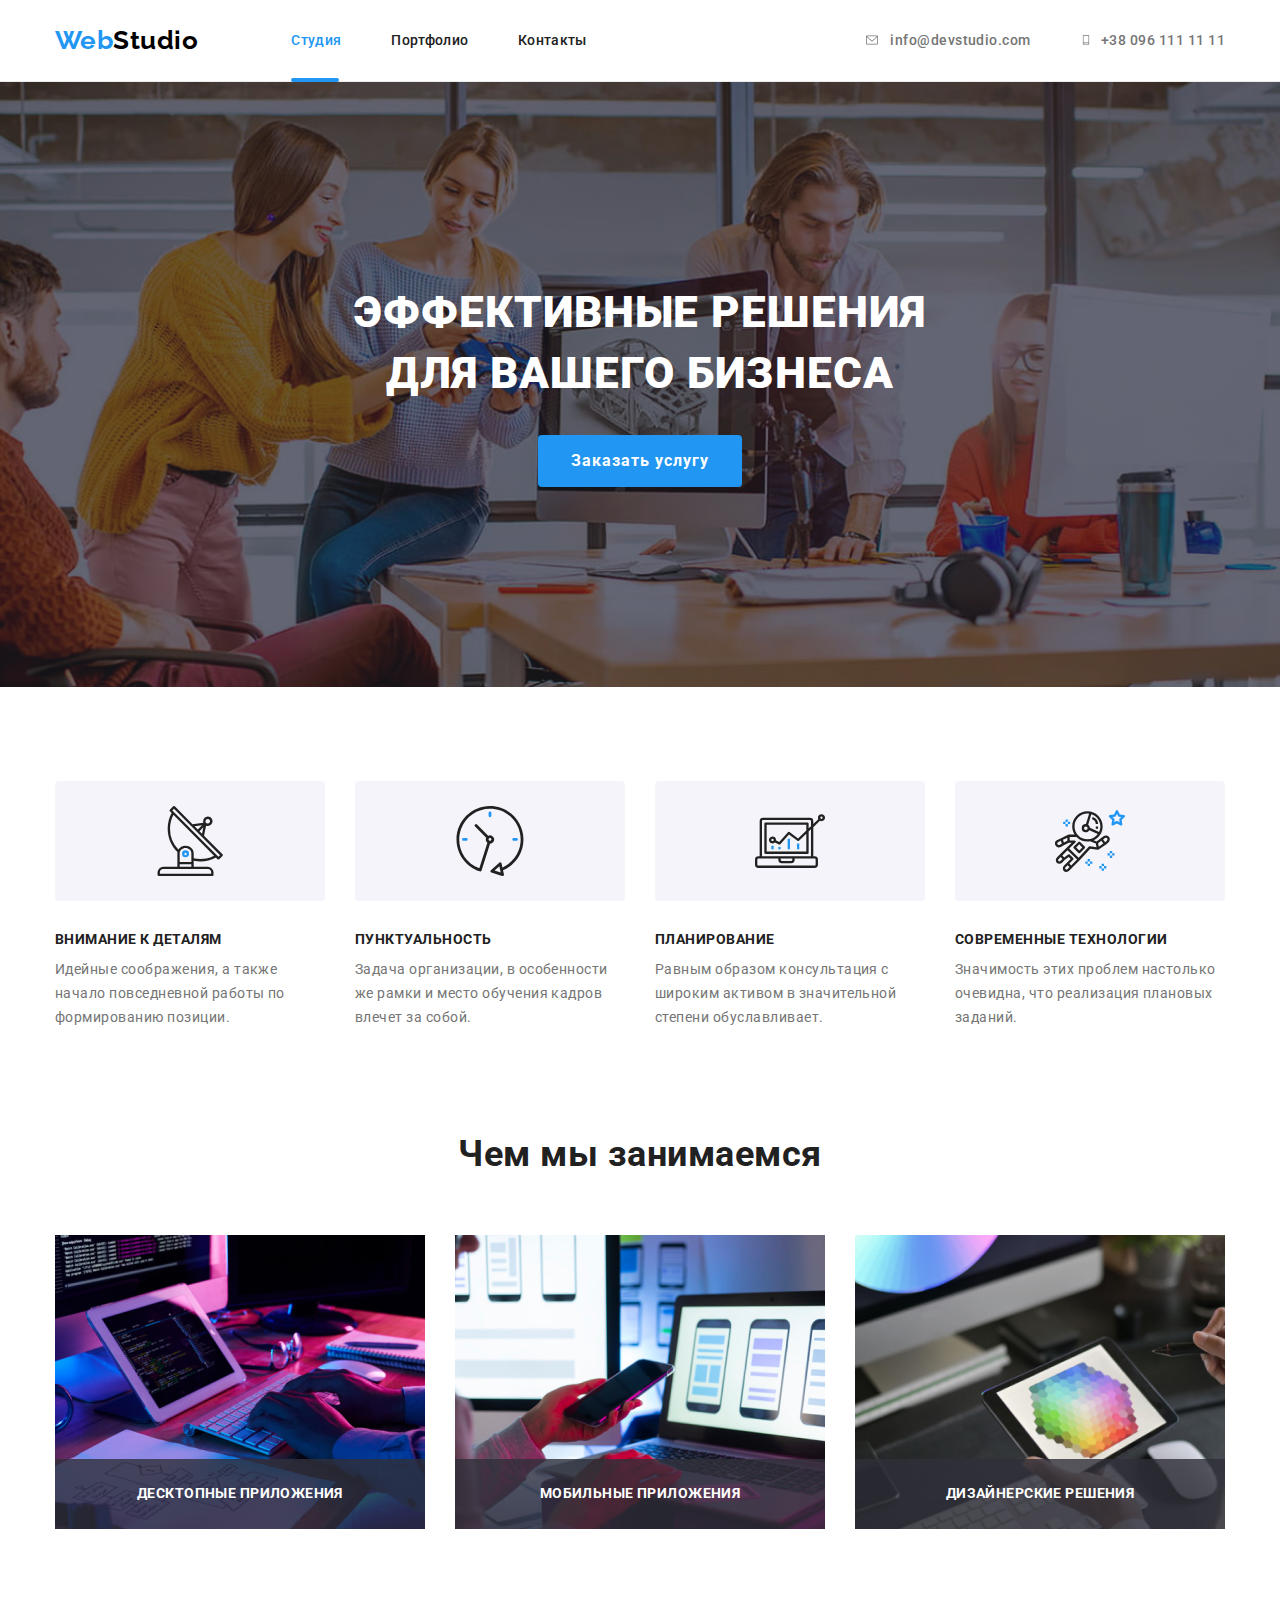
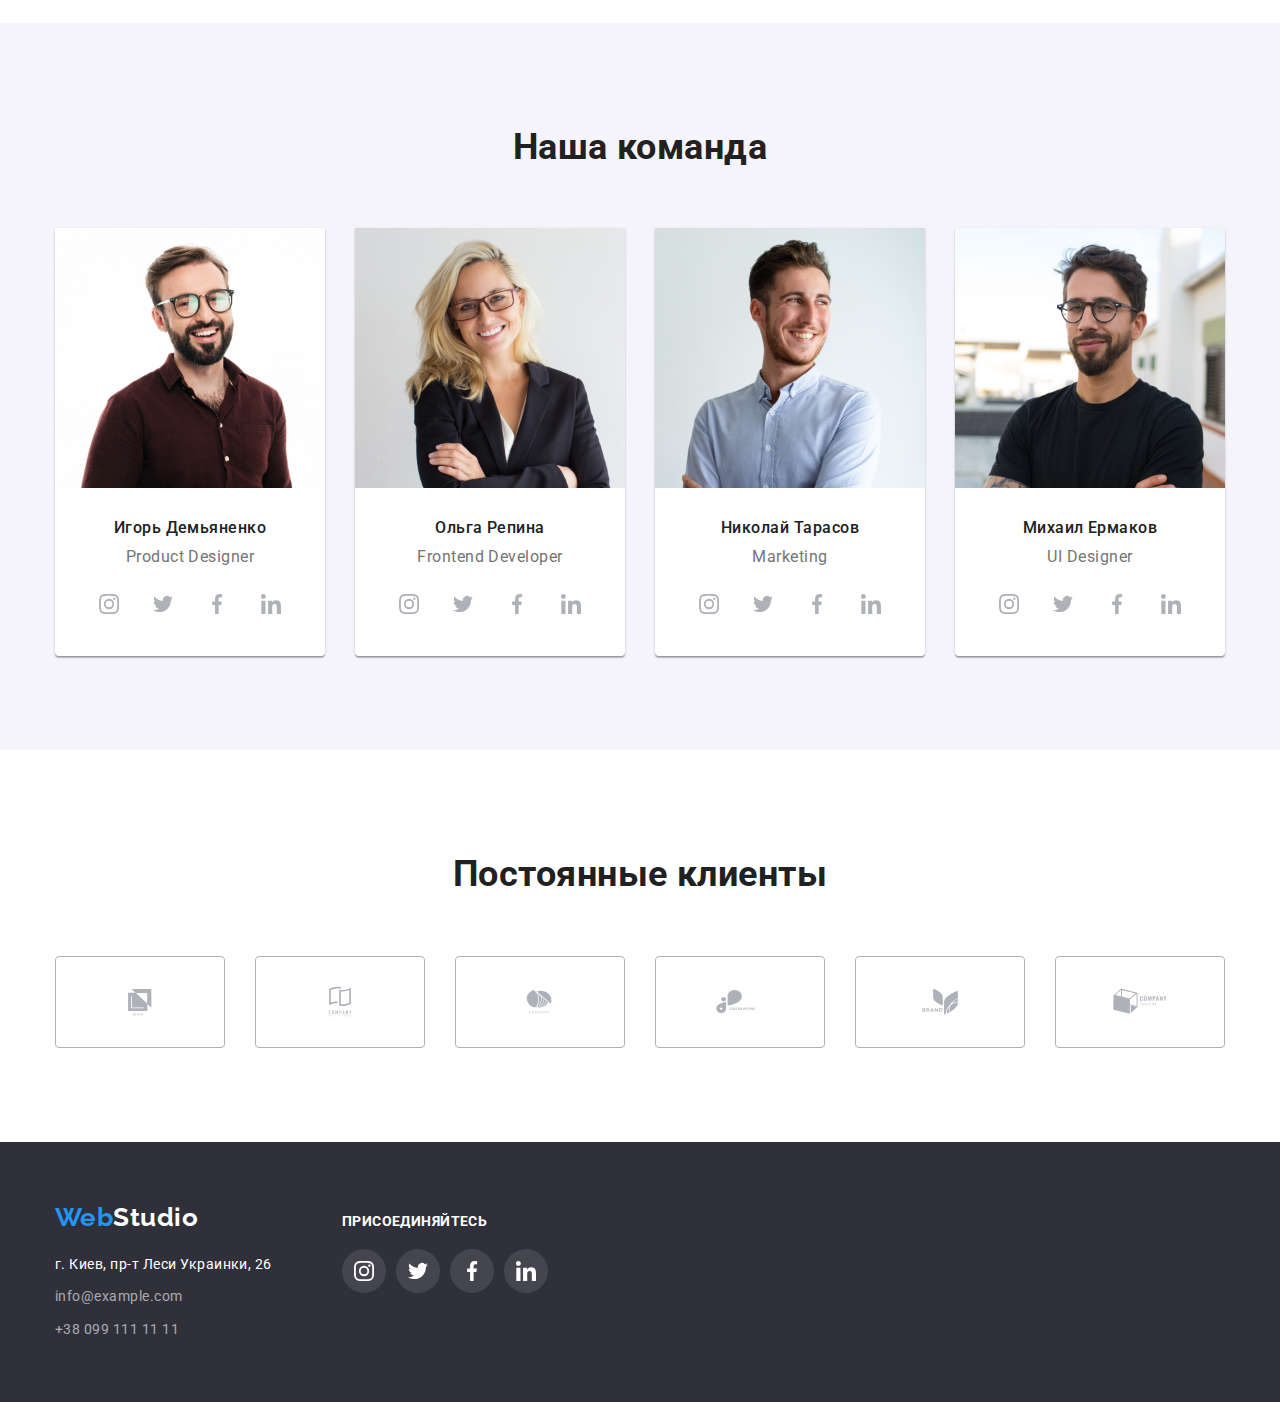
<file: index.html>
<!DOCTYPE html>
<html lang="ru">
<head>
    <link rel="preconnect" href="https://fonts.googleapis.com">
    <link rel="preconnect" href="https://fonts.gstatic.com" crossorigin>
    <link href="https://fonts.googleapis.com/css2?family=Raleway:wght@700&family=Roboto:wght@400;500;700;900&display=swap"
        rel="stylesheet">
    <meta charset="UTF-8">
    <meta http-equiv="X-UA-Compatible" content="IE=edge">
    <meta name="viewport" content="width=device-width, initial-scale=1.0">
    <title>Document</title>
    <link rel="stylesheet" href="https://cdnjs.cloudflare.com/ajax/libs/modern-normalize/1.1.0/modern-normalize.min.css">
    <link rel="stylesheet" href="./css/styles.css">
</head>
<body>
    <header class="header">
        <div class="container upper">
            <a class="logo" href="./index.html">Web<span class="logo-part">Studio</span>
            </a>
            <nav class="nav-atelier">
                <ul class="site-nav list">
                    <li><a class="link studios" href="./index.html">Студия</a></li>
                    <li><a class="link" href="./portfolio.html">Портфолио</a></li>
                    <li><a class="link" href="#">Контакты</a></li>
                </ul>
            </nav>
            <ul class="auth-nav list">
                <li>
                    <a class="link mailto" href="mailto:info@devstudio.com">
                        <svg class="link-icon-header" width="16" height="12">
                        <use href="./images/icons.svg#icon-mail"></use>
                        </svg>
                        info@devstudio.com</a></li>
                <li>
                    <a class="link tel" href="tel:+380961111111">
                        <svg class="link-icon-header" width="10" height="16">
                        <use href="./images/icons.svg#icon-phone"></use>
                        </svg>
                        +38 096 111 11 11
                   </a>
                </li>
            </ul>            
        </div>

    </header>
    <main>
        <section class="hero">
            <div class="container">
                <h1 class="hero-title">
                    Эффективные решения <br> для вашего бизнеса
                </h1>
                <button class="hero-button" type="button" data-modal-open>Заказать услугу</button>
                <div class="backdrop is-hidden" data-modal>
                    <div class="modal">
                        <button class="button-modal" data-modal-close>
                            <svg class="close-modal" width="18" height="18">
                                <use href="./images/icons.svg#icon-close-modal"></use>
                            </svg>
                        </button>
                    </div>
                </div>
            
            </div>
        </section>
        <section class="skills section">
            <div class="container">
                <h2 class="visually-hidden">Наши преимущества</h2>            
                    <ul class="skills-list list">
                        <li>
                            <div class="skills-list-box">
                                <svg class="icon-skills" width="70" height="70">
                                <use href="./images/icons.svg#icon-Group-1"></use>
                                </svg>
                            </div>                            
                            <h3 class="title">Внимание к деталям</h3>
                            <p>Идейные соображения, а также начало повседневной работы по формированию позиции.</p>
                        </li>
                        <li>
                            <div class="skills-list-box">
                                <svg class="icon-skills" width="70" height="70">
                                    <use href="./images/icons.svg#icon-Group-2"></use>
                                </svg>
                            </div>
                            <h3 class="title">Пунктуальность</h3>
                            <p>Задача организации, в особенности же рамки и место обучения кадров влечет за собой.</p>
                        </li>
                        <li>
                            <div class="skills-list-box">
                                <svg class="icon-skills" width="70" height="70">
                                    <use href="./images/icons.svg#icon-Group-3"></use>
                                </svg>
                            </div>
                            <h3 class="title">Планирование</h3>
                            <p>Равным образом консультация с широким активом в значительной степени обуславливает.</p>
                        </li>
                        <li>
                            <div class="skills-list-box">
                                <svg class="icon-skills" width="70" height="70">
                                    <use href="./images/icons.svg#icon-Group-4"></use>
                                </svg>
                            </div>
                            <h3 class="title">Современные технологии</h3>
                            <p>Значимость этих проблем настолько очевидна, что реализация плановых заданий.</p>
                        </li>
                </ul>
            </div>
        </section>
        <section class=" work section">
            <div class="container">
            <h2 class="work-title section-title">Чем мы занимаемся</h2>
                <ul class="work-list list">
                    <li>
                        <div class="work-img">
                            <img src="./images/work1.jpg" alt="Член команды" width="370">
                            <div class="backdrop-work">
                                <h3 class="backdrop-work-text">Десктопные приложения</h3>
                            </div>
                        </div>
                        
                    </li>
                    <li>
                        <div class="work-img">
                            <img src="./images/work2.jpg" alt="Член команды" width="370">
                            <div class="backdrop-work">
                                <h3 class="backdrop-work-text">Мобильные приложения</h3>
                            </div>
                        </div>
                        
                    </li>
                    <li>
                        <div class="work-img">
                            <img src="./images/work3.jpg" alt="Член команды" width="370">
                            <div class="backdrop-work">
                                <h3 class="backdrop-work-text">Дизайнерские решения</h3>
                            </div>
                        </div>
                        
                    </li>
                </ul>
            </div>
        </section>
        <section class="team section">
            <div class="container">
                <h2 class="section-title">Наша команда</h2>
                <ul class="team-list list">
                    <li>
                            <img src="./images/comand1.jpg" width="270" alt="Игорь Демьяненко">
                            <div class="team-list-comment">
                                <h3 class="title">Игорь Демьяненко</h3>
                                <p lang="en">Product Designer</p>
                                <ul class="team-list-cloud">
                                    <li class="team-list-box">
                                        <a href="" class="link-icon-team">
                                        <svg class="icon-team" width="20" height="20">
                                            <use href="./images/icons.svg#icon-inst"></use>
                                        </svg>
                                        </a>
                                    </li>
                                    <li class="team-list-box">
                                        <a href="" class="link-icon-team">
                                            <svg class="icon-team" width="20" height="20">
                                                <use href="./images/icons.svg#icon-twitter"></use>
                                            </svg>
                                        </a>
                                    </li>
                                    <li class="team-list-box">
                                        <a href="" class="link-icon-team">
                                            <svg class="icon-team" width="20" height="20">
                                                <use href="./images/icons.svg#icon-facebook"></use>
                                            </svg>
                                        </a>
                                    </li>
                                    <li class="team-list-box">
                                        <a href="" class="link-icon-team">
                                            <svg class="icon-team" width="20" height="20">
                                                <use href="./images/icons.svg#icon-link"></use>
                                            </svg>
                                        </a>
                                    </li>
                                </ul>
                                
                            </div>
                        
                        
                    </li>
                    <li>
                        <img src="./images/comand2.jpg" width="270" alt="Ольга Репина">
                        <div class="team-list-comment">
                            <h3 class="title">Ольга Репина</h3>
                            <p lang="en">Frontend Developer</p>
                            <ul class="team-list-cloud">
                                <li class="team-list-box">
                                    <a href="" class="link-icon-team">
                                        <svg class="icon-team" width="20" height="20">
                                            <use href="./images/icons.svg#icon-inst"></use>
                                        </svg>
                                    </a>
                                </li>
                                <li class="team-list-box">
                                    <a href="" class="link-icon-team">
                                        <svg class="icon-team" width="20" height="20">
                                            <use href="./images/icons.svg#icon-twitter"></use>
                                        </svg>
                                    </a>
                                </li>
                                <li class="team-list-box">
                                    <a href="" class="link-icon-team">
                                        <svg class="icon-team" width="20" height="20">
                                            <use href="./images/icons.svg#icon-facebook"></use>
                                        </svg>
                                    </a>
                                </li>
                                <li class="team-list-box">
                                    <a href="" class="link-icon-team">
                                        <svg class="icon-team" width="20" height="20">
                                            <use href="./images/icons.svg#icon-link"></use>
                                        </svg>
                                    </a>
                                </li>
                            </ul>
                        </div>
                        
                    </li>
                    <li>
                        <img src="./images/comand3..jpg" width="270" alt="Николай Тарасов">
                        <div class="team-list-comment">
                            <h3 class="title">Николай Тарасов</h3>
                            <p lang="en">Marketing</p>
                            <ul class="team-list-cloud">
                                <li class="team-list-box">
                                    <a href="" class="link-icon-team">
                                        <svg class="icon-team" width="20" height="20">
                                            <use href="./images/icons.svg#icon-inst"></use>
                                        </svg>
                                    </a>
                                </li>
                                <li class="team-list-box">
                                    <a href="" class="link-icon-team">
                                        <svg class="icon-team" width="20" height="20">
                                            <use href="./images/icons.svg#icon-twitter"></use>
                                        </svg>
                                    </a>
                                </li>
                                <li class="team-list-box">
                                    <a href="" class="link-icon-team">
                                        <svg class="icon-team" width="20" height="20">
                                            <use href="./images/icons.svg#icon-facebook"></use>
                                        </svg>
                                    </a>
                                </li>
                                <li class="team-list-box">
                                    <a href="" class="link-icon-team">
                                        <svg class="icon-team" width="20" height="20">
                                            <use href="./images/icons.svg#icon-link"></use>
                                        </svg>
                                    </a>
                                </li>
                            </ul>
                        </div>
                        
                    </li>
                    <li>
                        <img src="./images/comand4.jpg" width="270" alt="Михаил Ермаков">
                        <div class="team-list-comment">
                            <h3 class="title">Михаил Ермаков</h3>
                            <p lang="en">UI Designer</p>
                            <ul class="team-list-cloud">
                                <li class="team-list-box">
                                    <a href="" class="link-icon-team">
                                        <svg class="icon-team" width="20" height="20">
                                            <use href="./images/icons.svg#icon-inst"></use>
                                        </svg>
                                    </a>
                                </li>
                                <li class="team-list-box">
                                    <a href="" class="link-icon-team">
                                        <svg class="icon-team" width="20" height="20">
                                            <use href="./images/icons.svg#icon-twitter"></use>
                                        </svg>
                                    </a>
                                </li>
                                <li class="team-list-box">
                                    <a href="" class="link-icon-team">
                                        <svg class="icon-team" width="20" height="20">
                                            <use href="./images/icons.svg#icon-facebook"></use>
                                        </svg>
                                    </a>
                                </li>
                                <li class="team-list-box">
                                    <a href="" class="link-icon-team">
                                        <svg class="icon-team" width="20" height="20">
                                            <use href="./images/icons.svg#icon-link"></use>
                                        </svg>
                                    </a>
                                </li>
                            </ul>
                        </div>                        
                    </li>
                </ul>
            </div>
        </section>
        <!-- Постоянные клиенты -->

        <section class="section clients">
            <div class="container">
                <h2 class="section-title">Постоянные клиенты</h2>
                <ul class="clients-list-cloud">
                    <li class="client-list-box">
                        <a href="#" class="client-link">
                            <svg class="icon-client" width="106" height="60">
                                <use href="./images/icons.svg#icon-Client-1"></use>
                            </svg>
                        </a>
                    </li>
                    <li class="client-list-box">
                        <a href="#" class="client-link">
                            <svg class="icon-client" width="106" height="60">
                                <use href="./images/icons.svg#icon-Client-2"></use>
                            </svg>
                        </a>
                    </li>
                    <li class="client-list-box">
                        <a href="#" class="client-link">
                            <svg class="icon-client" width="106" height="60">
                                <use href="./images/icons.svg#icon-Client-3"></use>
                            </svg>
                        </a>
                    </li>
                    <li class="client-list-box">
                        <a href="#" class="client-link">
                            <svg class="icon-client" width="106" height="60">
                                <use href="./images/icons.svg#icon-Client-4"></use>
                            </svg>
                        </a>
                    </li>
                    <li class="client-list-box">
                        <a href="#" class="client-link">
                            <svg class="icon-client" width="106" height="60">
                                <use href="./images/icons.svg#icon-Client-5"></use>
                            </svg>
                        </a>
                    </li>
                    <li class="client-list-box">
                        <a href="#" class="client-link">
                            <svg class="icon-client" width="106" height="60">
                                <use href="./images/icons.svg#icon-Client-6"></use>
                            </svg>
                        </a>
                    </li>
                </ul>
            </div>
        </section>
    </main>
    <footer class="footer">
        <div class="container down-container">
            <div class="footer-finish">
                <a class="logo-footer" href="./index.html">Web<span class="logo-footer-part">Studio</span>
                </a>
                <address class="footer-adress">
                    <p>г. Киев, пр-т Леси Украинки, 26</p>
                    <ul class="footer-list">
                        <li>
                            <a class="link-footer" href="mailto:info@example.com">info@example.com</a>
                        </li>
                        <li class="footer-list-tel">
                            <a class="link-footer" href="tel:+380991111111">+38 099 111 11 11</a>
                        </li>
                    </ul>
            </div>
                <div class="footer-social">
                    <h2>присоединяйтесь</h2>
                    <ul class="footer-list-cloud">
                        <li class="footer-list-box">
                            <a href="" class="link-icon-footer">
                                <svg class="icon-footer" width="20" height="20">
                                    <use href="./images/icons.svg#icon-inst"></use>
                                </svg>
                            </a>
                        </li>
                        <li class="footer-list-box">
                            <a href="" class="link-icon-footer">
                                <svg class="icon-footer" width="20" height="20">
                                    <use href="./images/icons.svg#icon-twitter"></use>
                                </svg>
                            </a>
                        </li>
                        <li class="footer-list-box">
                            <a href="" class="link-icon-footer">
                                <svg class="icon-footer" width="20" height="20">
                                    <use href="./images/icons.svg#icon-facebook"></use>
                                </svg>
                            </a>
                        </li>
                        <li class="footer-list-box">
                            <a href="" class="link-icon-footer">
                                <svg class="icon-footer" width="20" height="20">
                                    <use href="./images/icons.svg#icon-link"></use>
                                </svg>
                            </a>
                        </li>
                    </ul>
                </div>
            </address>
        </div>
    </footer>
    <script src="./js/modal.js"></script>
</body>
</html>
</file>
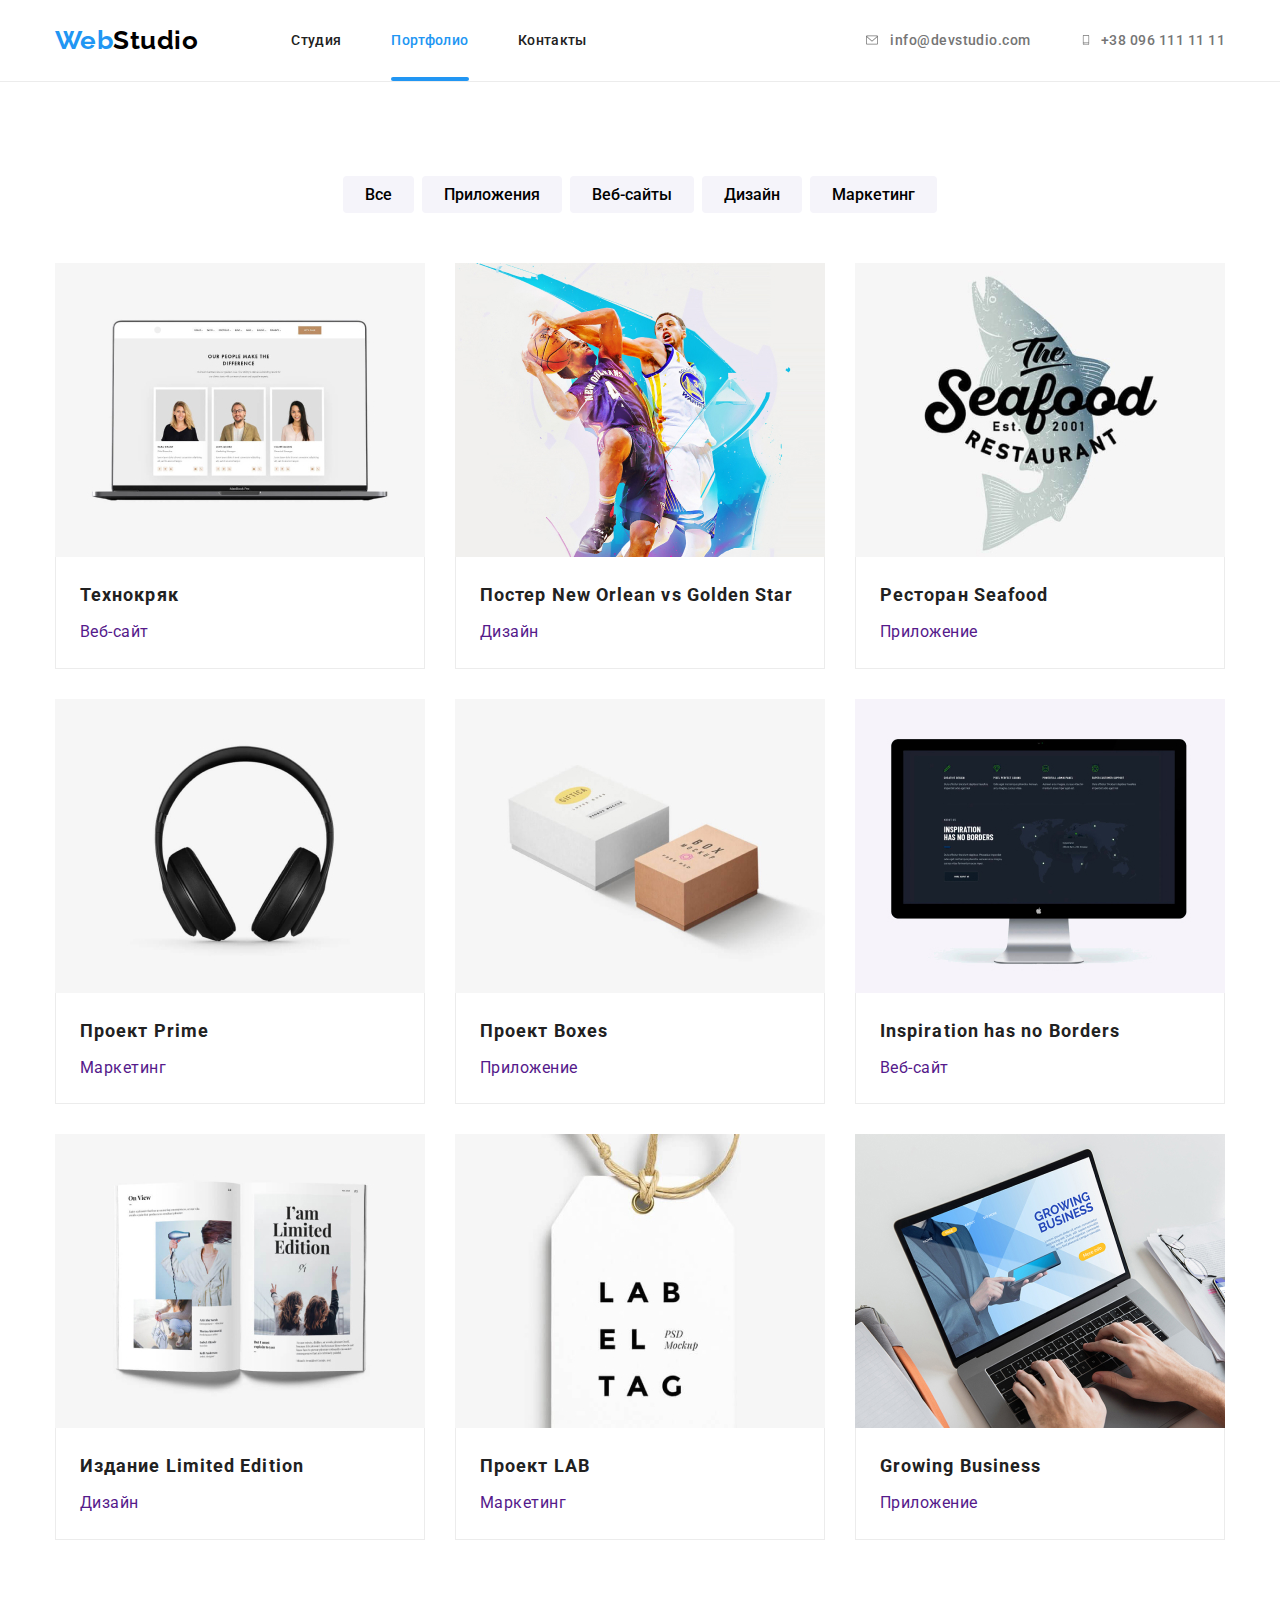
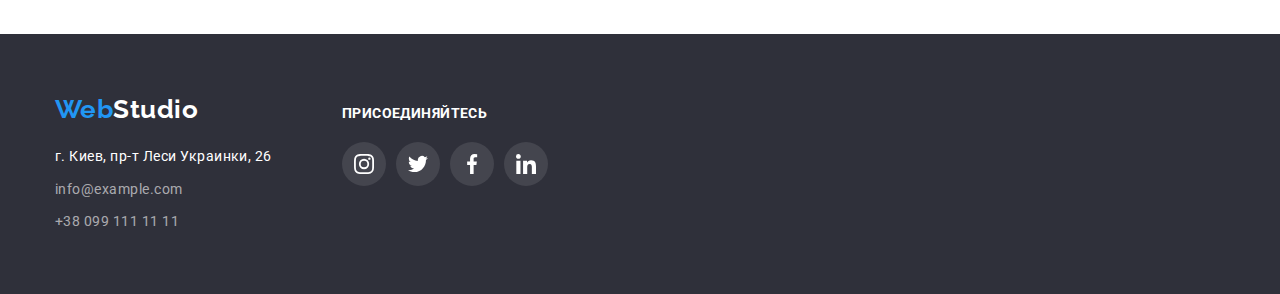
<file: portfolio.html>
<!DOCTYPE html>
<html lang="ru">
<head>
    <meta charset="UTF-8">
    <meta http-equiv="X-UA-Compatible" content="IE=edge">
    <meta name="viewport" content="width=device-width, initial-scale=1.0">
    <title>Document</title>
    <link rel="preconnect" href="https://fonts.googleapis.com">
    <link rel="preconnect" href="https://fonts.gstatic.com" crossorigin>
    <link href="https://fonts.googleapis.com/css2?family=Raleway:wght@700&family=Roboto:wght@400;500;700;900&display=swap"
        rel="stylesheet">
        <link rel="stylesheet" href="https://cdnjs.cloudflare.com/ajax/libs/modern-normalize/1.1.0/modern-normalize.min.css">
    <link rel="stylesheet" href="./css/styles.css">
</head>
<body>
    <header class="header">
        <div class="container upper">
            <a class="logo" href="./index.html">Web<span class="logo-part">Studio</span>
            </a>
            <nav class="nav-atelier">
                <ul class="site-nav list">
                    <li><a class="link" href="./index.html">Студия</a></li>
                    <li><a class="link portfolio" href="./portfolio.html">Портфолио</a></li>
                    <li><a class="link" href="#">Контакты</a></li>
                </ul>
            </nav>
            <ul class="auth-nav list">
                <li>
                    <a class="link mailto" href="mailto:info@devstudio.com">
                        <svg class="link-icon-header" width="16" height="12">
                            <use href="./images/icons.svg#icon-mail"></use>
                        </svg>
                        info@devstudio.com</a>
                </li>
                <li>
                    <a class="link tel" href="tel:+380961111111">
                        <svg class="link-icon-header" width="10" height="16">
                            <use href="./images/icons.svg#icon-phone"></use>
                        </svg>
                        +38 096 111 11 11
                    </a>
                </li>
            </ul>
        </div>
    
    </header>
    <main>
        <section class="portfolio-section">
            <div class="portfolio-container container">
                <ul class="portfolio-nav list">
                    <li><button class="portfolio-button" type="button"> Все </button></li>
                    <li><button class="portfolio-button" type="button">Приложения</button></li>
                    <li><button class="portfolio-button" type="button">Веб-сайты</button></li>
                    <li><button class="portfolio-button" type="button">Дизайн</button></li>
                    <li><button class="portfolio-button" type="button">Маркетинг</button></li>
                </ul>
                <ul class="portfolio-list list">
                    <li>
                        <a href="" class="portfolio-list-link">
                            <div class="link-img">
                                <img src="./images/portfolio1.jpg" alt="Анкеты" width="370">
                            <div class="portfolio-backdrop">
                                <div class="backdrop-text">
                                    <p>Технокряк это современная площадка распространения 
                                        коронавируса. Компании используют эту платформу для цифрового
                                    шпионажа и атак на защищённые сервера конкурентов.</p>
                                </div>
                            </div>
                            </div>
                            <div class="portfolio-list-comment">
                                <h2 class="title">Технокряк</h2>
                                <p>Веб-сайт</p>
                            </div>
                            
                        </a>
                    </li>
                    <li>
                        <a href=""class="portfolio-list-link">
                            <div class="link-img">
                                <img src="./images/portfolio2.jpg" alt="Баскетбол" width="370">
                                <div class="portfolio-backdrop">
                                    <div class="backdrop-text">
                                        <p>Технокряк это современная площадка распространения
                                            коронавируса. Компании используют эту платформу для цифрового
                                            шпионажа и атак на защищённые сервера конкурентов.</p>
                                    </div>
                                </div>
                            </div>
                            
                            <div class="portfolio-list-comment">
                                <h2 class="title">Постер New Orlean vs Golden Star</h2>
                                <p>Дизайн</p>
                            </div>
                            
                        </a>
                    </li>
                    <li>
                        <a href=""class="portfolio-list-link">
                            <div class="link-img">
                                <img src="./images/portfolio3.jpg" alt="Ресторан" width="370">
                                <div class="portfolio-backdrop">
                                    <div class="backdrop-text">
                                        <p>Технокряк это современная площадка распространения
                                            коронавируса. Компании используют эту платформу для цифрового
                                            шпионажа и атак на защищённые сервера конкурентов.</p>
                                    </div>
                                </div>
                            </div>
                            
                            <div class="portfolio-list-comment">
                                <h2 class="title">Ресторан Seafood</h2>
                                <p>Приложение</p>
                            </div>
                            
                        </a>
                    </li>
                    <li>
                        <a href=""class="portfolio-list-link">
                            <div class="link-img">
                                <img src="./images/portfolio4.jpg" alt="Наушники" width="370">
                                <div class="portfolio-backdrop">
                                    <div class="backdrop-text">
                                        <p>Технокряк это современная площадка распространения
                                            коронавируса. Компании используют эту платформу для цифрового
                                            шпионажа и атак на защищённые сервера конкурентов.</p>
                                    </div>
                                </div>
                            </div>
                            
                            <div class="portfolio-list-comment">
                                <h2 class="title">Проект Prime</h2>
                                <p>Маркетинг</p>
                            </div>
                            
                        </a>
                    </li>
                    <li>
                        <a href=""class="portfolio-list-link">
                            <div class="link-img">
                                <img src="./images/portfolio5.jpg" alt="Коробки" width="370">
                                <div class="portfolio-backdrop">
                                    <div class="backdrop-text">
                                        <p>Технокряк это современная площадка распространения
                                            коронавируса. Компании используют эту платформу для цифрового
                                            шпионажа и атак на защищённые сервера конкурентов.</p>
                                    </div>
                                </div>
                            </div>
                            
                            <div class="portfolio-list-comment">
                                <h2 class="title">Проект Boxes</h2>
                                <p>Приложение</p>
                            </div>
                            
                        </a>
                    </li>
                    <li>
                        <a href=""class="portfolio-list-link">
                            <div class="link-img">
                                <img src="./images/portfolio6.jpg" alt="Монитор" width="370">
                                <div class="portfolio-backdrop">
                                    <div class="backdrop-text">
                                        <p>Технокряк это современная площадка распространения
                                            коронавируса. Компании используют эту платформу для цифрового
                                            шпионажа и атак на защищённые сервера конкурентов.</p>
                                    </div>
                                </div>
                            </div>
                            
                            <div class="portfolio-list-comment">
                                <h2 class="title">Inspiration has no Borders</h2>
                                <p>Веб-сайт</p>
                            </div>
                            
                        </a>
                    </li>
                    <li>
                        <a href=""class="portfolio-list-link">
                            <div class="link-img">
                                <img src="./images/portfolio7.jpg" alt="Журнал" width="370">
                                <div class="portfolio-backdrop">
                                    <div class="backdrop-text">
                                        <p>Технокряк это современная площадка распространения
                                            коронавируса. Компании используют эту платформу для цифрового
                                            шпионажа и атак на защищённые сервера конкурентов.</p>
                                    </div>
                                </div>
                            </div>
                            
                            <div class="portfolio-list-comment">
                                <h2 class="title">Издание Limited Edition</h2>
                                <p>Дизайн</p>
                            </div>
                            
                        </a>
                    </li>
                    <li>
                        <a href=""class="portfolio-list-link">
                            <div class="link-img">
                                <img src="./images/portfolio8.jpg" alt="Бирка" width="370">
                                <div class="portfolio-backdrop">
                                    <div class="backdrop-text">
                                        <p>Технокряк это современная площадка распространения
                                            коронавируса. Компании используют эту платформу для цифрового
                                            шпионажа и атак на защищённые сервера конкурентов.</p>
                                    </div>
                                </div>
                            </div>
                            <div class="portfolio-list-comment">
                                <h2 class="title">Проект LAB</h2>
                                <p>Маркетинг</p>
                            </div>
                            
                        </a>
                    </li>
                    <li>
                        <a href=""class="portfolio-list-link">
                            <div class="link-img">
                                <img src="./images/portfolio9.jpg" alt="Ноутбук" width="370">
                                <div class="portfolio-backdrop">
                                    <div class="backdrop-text">
                                        <p>Технокряк это современная площадка распространения
                                            коронавируса. Компании используют эту платформу для цифрового
                                            шпионажа и атак на защищённые сервера конкурентов.</p>
                                    </div>
                                </div>
                            </div>
                            <div class="portfolio-list-comment">
                                <h2 class="title">Growing Business</h2>
                                <p>Приложение</p>
                            </div>
                        </a>
                    </li>
                </ul>
            </div>
        </section>
    </main>
    <footer class="footer">
        <div class="container down-container">
            <div class="footer-finish">
                <a class="logo-footer" href="./index.html">Web<span class="logo-footer-part">Studio</span>
                </a>
                <address class="footer-adress">
                    <p>г. Киев, пр-т Леси Украинки, 26</p>
                    <ul class="footer-list">
                        <li>
                            <a class="link-footer" href="mailto:info@example.com">info@example.com</a>
                        </li>
                        <li class="footer-list-tel">
                            <a class="link-footer" href="tel:+380991111111">+38 099 111 11 11</a>
                        </li>
                    </ul>
            </div>
            <div class="footer-social">
                <h2>присоединяйтесь</h2>
                <ul class="footer-list-cloud">
                    <li class="footer-list-box">
                        <a href="" class="link-icon-footer">
                            <svg class="icon-footer" width="20" height="20">
                                <use href="./images/icons.svg#icon-inst"></use>
                            </svg>
                        </a>
                    </li>
                    <li class="footer-list-box">
                        <a href="" class="link-icon-footer">
                            <svg class="icon-footer" width="20" height="20">
                                <use href="./images/icons.svg#icon-twitter"></use>
                            </svg>
                        </a>
                    </li>
                    <li class="footer-list-box">
                        <a href="" class="link-icon-footer">
                            <svg class="icon-footer" width="20" height="20">
                                <use href="./images/icons.svg#icon-facebook"></use>
                            </svg>
                        </a>
                    </li>
                    <li class="footer-list-box">
                        <a href="" class="link-icon-footer">
                            <svg class="icon-footer" width="20" height="20">
                                <use href="./images/icons.svg#icon-link"></use>
                            </svg>
                        </a>
                    </li>
                </ul>
            </div>
            </address>
        </div>
    </footer>
</body>

</html>
</file>
<file: css/styles.css>
:root {
  --primary-text-color: #757575;
  --title-text-color: #212121;
  --accent-color: #2196f3;
  --card-set-gap: 30px;
  --primary-icon-color: #afb1b8;
  --timing: 250ms;
  --cubic: cubic-bezier(0.4, 0, 0.2, 1);
}
/* цвет заголовков #212121 */
/* цвет текста #757575 */
/* цвет акцента #2196F3 */
/* Белый #FFFFFF */
body {
  background-color: #ffffff;
  color: var(--primary-text-color);
  font-family: Roboto, sans-serif;
  letter-spacing: 0.03em;
}
h1,
h2,
h3,
p,
ul {
  margin-top: 0;
  margin-bottom: 0;
}
img {
  display: block;
}
.upper {
  display: flex;
  align-items: center;
}
.container {
  width: 1200px;
  padding-left: 15px;
  padding-right: 15px;
  margin-left: auto;
  margin-right: auto;
}
.nav-atelier {
  margin-left: 93px;
}
.link {
  transition: color 250ms var(--cubic);
  display: block;
  padding: 32px 0;

  text-decoration: none;
  font-weight: 500;
  font-size: 14px;
  line-height: 1.2;
}
/* HEDER */
.header {
  border-bottom: 1px solid#ececec;
}
/* logo */
.logo {
  justify-content: center;

  color: var(--accent-color);
  font-family: Raleway, cursive;
  text-decoration: none;
  font-weight: 700;
  font-size: 26px;
  line-height: 1.2;
}
.logo-part {
  color: #000000;
}

/* site-nav */

.site-nav {
  padding: 0;

  align-items: center;
  letter-spacing: 0.02em;
}
.site-nav .link {
  color: var(--title-text-color);
}
.site-nav .studios {
  margin-left: 0;
}
.site-nav li:not(:first-child) {
  margin-left: 50px;
}
.site-nav .studios,
.site-nav .portfolio {
  position: relative;
  color: var(--accent-color);
}
.site-nav .studios::after {
  position: absolute;
  bottom: -1px;
  left: 0;
  content: "";
  width: 48px;
  height: 4px;
  background-color: var(--accent-color);
  border-radius: 4px;
  border-bottom: -1px solid rgba(0, 0, 0, 1);
}
.site-nav .portfolio::after {
  position: absolute;
  bottom: 0;
  left: 0;
  content: "";
  width: 78px;
  height: 4px;
  background-color: var(--accent-color);
  border-radius: 4px;
}

.auth-nav {
  margin-left: auto;
}
.auth-nav li:not(:last-child) {
  margin-right: 50px;
}
.auth-nav .link {
  display: flex;
  align-items: center;
  color: var(--primary-text-color);
}

.link .link-icon-header {
  transition: fill var(--timing) var(--cubic);
  margin-right: 10px;
  fill: currentColor;
}
.link:hover,
.link:focus {
  color: var(--accent-color);
}
.link:hover .link-icon-header,
.link:focus .link-icon-header {
  fill: var(--accent-color);
}
/* Hero */
.hero {
  background-image: linear-gradient(
      to right,
      rgba(47, 48, 58, 0.4),
      rgba(47, 48, 58, 0.4)
    ),
    url(../images/hero.jpg);
  background-size: cover;
  background-position: center;
  background-repeat: no-repeat;

  margin: 0 auto;
  max-width: 1600px;
  padding-top: 200px;
  padding-bottom: 200px;
  background-color: #2f303a;
  color: #ffffff;
  letter-spacing: 0.06em;
  text-align: center;
}
.hero-title {
  margin: 0 auto;
  max-width: 696px;
  font-weight: 900;
  font-size: 44px;
  line-height: 1.4;
  text-transform: uppercase;
}
.hero-button {
  transition: background-color var(--timing) var(--cubic);
  margin-top: 30px;
  padding: 10px 32px;
  border: 1px solid transparent;
  border-radius: 4px;
  background-color: #2196f3;
  color: #ffffff;
  font-family: inherit;
  letter-spacing: inherit;
  font-weight: 700;
  font-size: 16px;
  line-height: 1.9;
  cursor: pointer;
}
.hero-button:hover,
.hero-button:focus {
  background-color: #188ce8;
}
.backdrop {
  position: fixed;
  top: 0;
  left: 0;
  background-color: rgba(0, 0, 0, 0.2);
  height: 100%;
  width: 100%;
}
.backdrop.is-hidden {
  transition: opacity var(--timing) var(--cubic),
    translate var(--timing) var(--cubic);
  opacity: 0;
  pointer-events: none;
  visibility: hidden;
}
.modal {
  position: absolute;
  top: 50%;
  left: 50%;
  transform: translate(-50%, -50%);

  width: 528px;
  height: 581px;
  background-color: #fff;
  box-shadow: 0px 1px 3px rgb(0 0 0 / 12%), 0px 1px 1px rgb(0 0 0 / 14%),
    0px 2px 1px rgb(0 0 0 / 20%);
  border-radius: 4px;
}
.button-modal {
  position: absolute;
  top: 8px;
  right: 8px;

  display: flex;
  justify-content: center;
  align-items: center;
  width: 30px;
  height: 30px;
  text-align: center;
  border-radius: 50%;
  border: 1px solid rgba(0, 0, 0, 0.1);
  margin: 0;
  padding: 0;
  background-color: #fff;
}
.close-modal {
  fill: currentColor;
}
/* Section */
.section {
  padding-top: 94px;
  padding-bottom: 94px;
}
.section-title {
  color: var(--title-text-color);
  font-weight: 700;
  font-size: 36px;
  line-height: 1.7;
  text-align: center;
}
.list {
  display: flex;
  padding: 0;
  list-style: none;
}
.title {
  color: var(--title-text-color);
}
/* Skills */
.visually-hidden {
  position: absolute;
  width: 1px;
  height: 1px;
  margin: -1px;
  border: 0;
  padding: 0;

  white-space: nowrap;
  clip-path: inset(100%);
  clip: rect(0 0 0 0);
  overflow: hidden;
}
.skills {
  padding-bottom: 0;
}
.skills-list-box {
  margin-bottom: 30px;
  display: flex;
  justify-content: center;
  align-items: center;
  border-radius: 4px;
  width: 270px;
  height: 120px;
  background-color: #f5f4fa;
}
.skills .title {
  font-weight: 700;
  font-size: 14px;
  line-height: 1.2;
}
.skills-list .title {
  margin-bottom: 10px;
  text-transform: uppercase;
}
.skills p {
  font-size: 14px;
  line-height: 1.7;
}
.skills-list li {
  flex-basis: calc(100% / 4-var(--card-set-gap));
}
.skills-list li {
  margin-right: var(--card-set-gap);
  width: 270px;
}
.skills-list {
  margin-right: -30px;
}
/* НАШИ РАБОТЫ */
.section-title {
  margin-bottom: 50px;
}
.work-list {
  margin-right: -30px;
}
.work-list li {
  width: 370px;
  margin-right: var(--card-set-gap);
}
.work-img {
  position: relative;
}
.backdrop-work {
  display: flex;
  justify-content: center;
  align-items: center;
  position: absolute;
  bottom: 0;
  left: 0;
  width: 370px;
  height: 70px;
  background-color: rgba(47, 48, 58, 0.8);
}

.backdrop-work-text {
  display: block;
  text-align: center;
  font-family: Roboto;
  font-style: normal;
  font-weight: bold;
  font-size: 14px;
  line-height: 1.2;

  letter-spacing: 0.03em;
  color: #ffffff;
  text-transform: uppercase;
}
/* team */
.team {
  padding-bottom: 94px;
  background-color: #f5f4fa;
}
.team-list {
  margin-right: -30px;
  text-align: center;
}

.team-list > li {
  margin-right: var(--card-set-gap);
  background-color: #ffffff;
  width: 270px;
  border-bottom-left-radius: 4px;
  border-bottom-right-radius: 4px;
  overflow: hidden;
  box-shadow: 0px 1px 3px rgba(0, 0, 0, 0.12), 0px 1px 1px rgba(0, 0, 0, 0.14),
    0px 2px 1px rgba(0, 0, 0, 0.2);
}
.team .title {
  margin-bottom: 10px;
  font-weight: 500;
  font-size: 16px;
  line-height: 1.2;
}
.team p {
  margin-bottom: 16px;
  font-size: 16px;
  line-height: 1.2;
}
.team-list-comment {
  padding: 30px 0;
}
.team-list-cloud {
  padding: 0;
  display: flex;
  justify-content: center;
  align-items: center;
  list-style-type: none;
}
.team-list-box {
  fill: #757575;
}
.link-icon-team {
  transition: color var(--timing) var(--cubic),
    background-color var(--timing) var(--cubic);
  display: flex;
  padding: 0;
  border: none;
  text-decoration: none;
  width: 44px;
  height: 44px;
  color: var(--primary-icon-color);
  background-color: #ffffff;
  border-radius: 50%;
  justify-content: center;
  align-items: center;
}
.link-icon-team:hover,
.link-icon-team:focus {
  color: #ffffff;
  background-color: var(--accent-color);
}
.team-list-box:not(:last-child) {
  margin-right: 10px;
}
.icon-team,
.icon-client {
  fill: currentColor;
}

/* ПОСТОЯННЫЕ КЛИЕНТЫ */
.clients-list-cloud {
  padding: 0;
  display: flex;
  justify-content: center;
  align-items: center;
  list-style-type: none;
}
.client-list-box:not(:last-child) {
  margin-right: 30px;
}

.client-link {
  transition: color var(--timing) var(--cubic),
    border var(--timing) var(--cubic);
  display: flex;
  padding: 0;
  border: 1px solid #afb1b8;
  border-radius: 4px;
  text-decoration: none;
  width: 170px;
  height: 92px;
  color: var(--primary-icon-color);
  background-color: #ffffff;
  justify-content: center;
  align-items: center;
}
.client-link:hover,
.client-link:focus {
  color: var(--accent-color);
  border: 1px solid var(--accent-color);
}
.icon-client {
}
/* footer */
.footer {
  padding-top: 60px;
  padding-bottom: 60px;
  background-color: #2f303a;
}
.down-container {
  display: flex;
  align-items: baseline;
  /* padding-top: 60px;
  padding-bottom: 60px;
  background-color: #2f303a; */
}
.footer-finish {
  margin-right: 70px;
}
.logo-footer {
  margin-bottom: 20px;
  display: block;
  color: var(--accent-color);
  font-family: Raleway;
  text-decoration: none;
  font-weight: 700;
  font-size: 26px;
  line-height: 1.2;
}
.logo-footer-part {
  color: #ffffff;
}
.footer-adress {
  font-style: normal;
  font-size: 14px;
  line-height: 1.7;
}
.footer-adress p {
  font-weight: 400;
  color: #ffffff;
}
.footer-list {
  margin-top: 9px;
  list-style: none;
  padding: 0;
}
.footer-list-tel {
  margin-top: 9px;
}
.link-footer {
  display: inline-block;
  text-decoration: none;
}
.footer-adress .link-footer {
  color: rgba(255, 255, 255, 0.6);
  font-weight: 400;
  font-size: 14px;
  line-height: 1.7;
}
.footer-adress .link-footer:hover,
.footer-adress .link-footer:focus {
  color: var(--accent-color);
}
.footer-social {
  color: #ffffff;
}
.footer-social h2 {
  margin-bottom: 20px;
  font-style: normal;
  font-weight: 700;
  font-size: 14px;
  line-height: 1.14;
  text-transform: uppercase;
  letter-spacing: 0.03em;
}
.footer-list-cloud {
  padding: 0;
  display: flex;
  justify-content: center;
  align-items: center;
  list-style-type: none;
}
.footer-list-box {
  display: inline-block;
}
.footer-list-box:not(:last-child) {
  margin-right: 10px;
}
.link-icon-footer {
  transition: background-color var(--timing) var(--cubic);
  display: flex;
  padding: 0;
  border: none;
  text-decoration: none;
  width: 44px;
  height: 44px;
  border-radius: 50%;
  justify-content: center;
  align-items: center;
  background-color: rgba(255, 255, 255, 0.1);
  fill: #ffffff;
}
.link-icon-footer:focus,
.link-icon-footer:hover {
  background-color: var(--accent-color);
}

/* PORTFOLIO */
.portfolio-section {
  padding: 94px 0;
}
.portfolio-nav {
  margin-bottom: 50px;
  margin-right: -8px;
  justify-content: center;
  color: var(--title-text-color);
}
.portfolio-nav li {
  margin-right: 8px;
}

.portfolio-button {
  transition: background-color var(--timing) var(--cubic),
    box-shadow var(--timing) var(--cubic), color var(--timing) var(--cubic);
  border: none;
  border-radius: 4px;
  background-color: #f5f4fa;
  font-weight: 500;
  font-size: 16px;
  line-height: 1.6;
  cursor: pointer;
  padding: 6px 22px;
}
.portfolio-button:hover {
  background-color: var(--accent-color);
  color: #ffffff;
  box-shadow: 0px 3px 1px rgba(0, 0, 0, 0.1), 0px 1px 2px rgba(0, 0, 0, 0.08),
    0px 2px 2px rgba(0, 0, 0, 0.12);
}
.portfolio-list {
  flex-wrap: wrap;
  margin-right: calc(-1 * var(--card-set-gap));
  margin-top: calc(-1 * var(--card-set-gap));
}
.portfolio-list li {
  width: 370px;
  margin-right: var(--card-set-gap);
  margin-top: var(--card-set-gap);
}
.portfolio-list-link {
  transition: box-shadow var(--timing) var(--cubic);
  display: block;
}
.portfolio-list-link:hover,
.portfolio-list-link:focus {
  box-shadow: 0px 1px 1px rgba(0, 0, 0, 0.12), 0px 4px 4px rgba(0, 0, 0, 0.06),
    1px 4px 6px rgba(0, 0, 0, 0.16);
}
.portfolio-list-comment {
  padding: 20px 24px;
  border-left: 1px solid#ececec;
  border-right: 1px solid#ececec;
  border-bottom: 1px solid#ececec;
}
.portfolio-list a {
  text-decoration: none;
}

.portfolio-list .title {
  margin-bottom: 4px;
  letter-spacing: 0.06em;
  font-weight: bold;
  font-size: 18px;
  line-height: 2;
}
.portfolio-list p {
  font-size: 16px;
  line-height: 1.9;
}
.link-img {
  position: relative;
  overflow: hidden;
}
.portfolio-backdrop {
  position: absolute;
  top: 0;
  left: 0;
  height: 100%;
  width: 100%;
  background-color: rgba(33, 150, 243, 0.9);
  transform: translateY(101%);
  transition: transform var(--timing) var(--cubic);
}
.portfolio-list-link:hover .portfolio-backdrop,
.portfolio-list-link:focus .portfolio-backdrop {
  transform: translateY(0);
}
.backdrop-text {
  padding: 63px 24px;
  font-family: Roboto;
  font-style: normal;
  font-weight: normal;
  font-size: 18px;
  line-height: 1.5;
  color: #ffffff;
}
</file>
